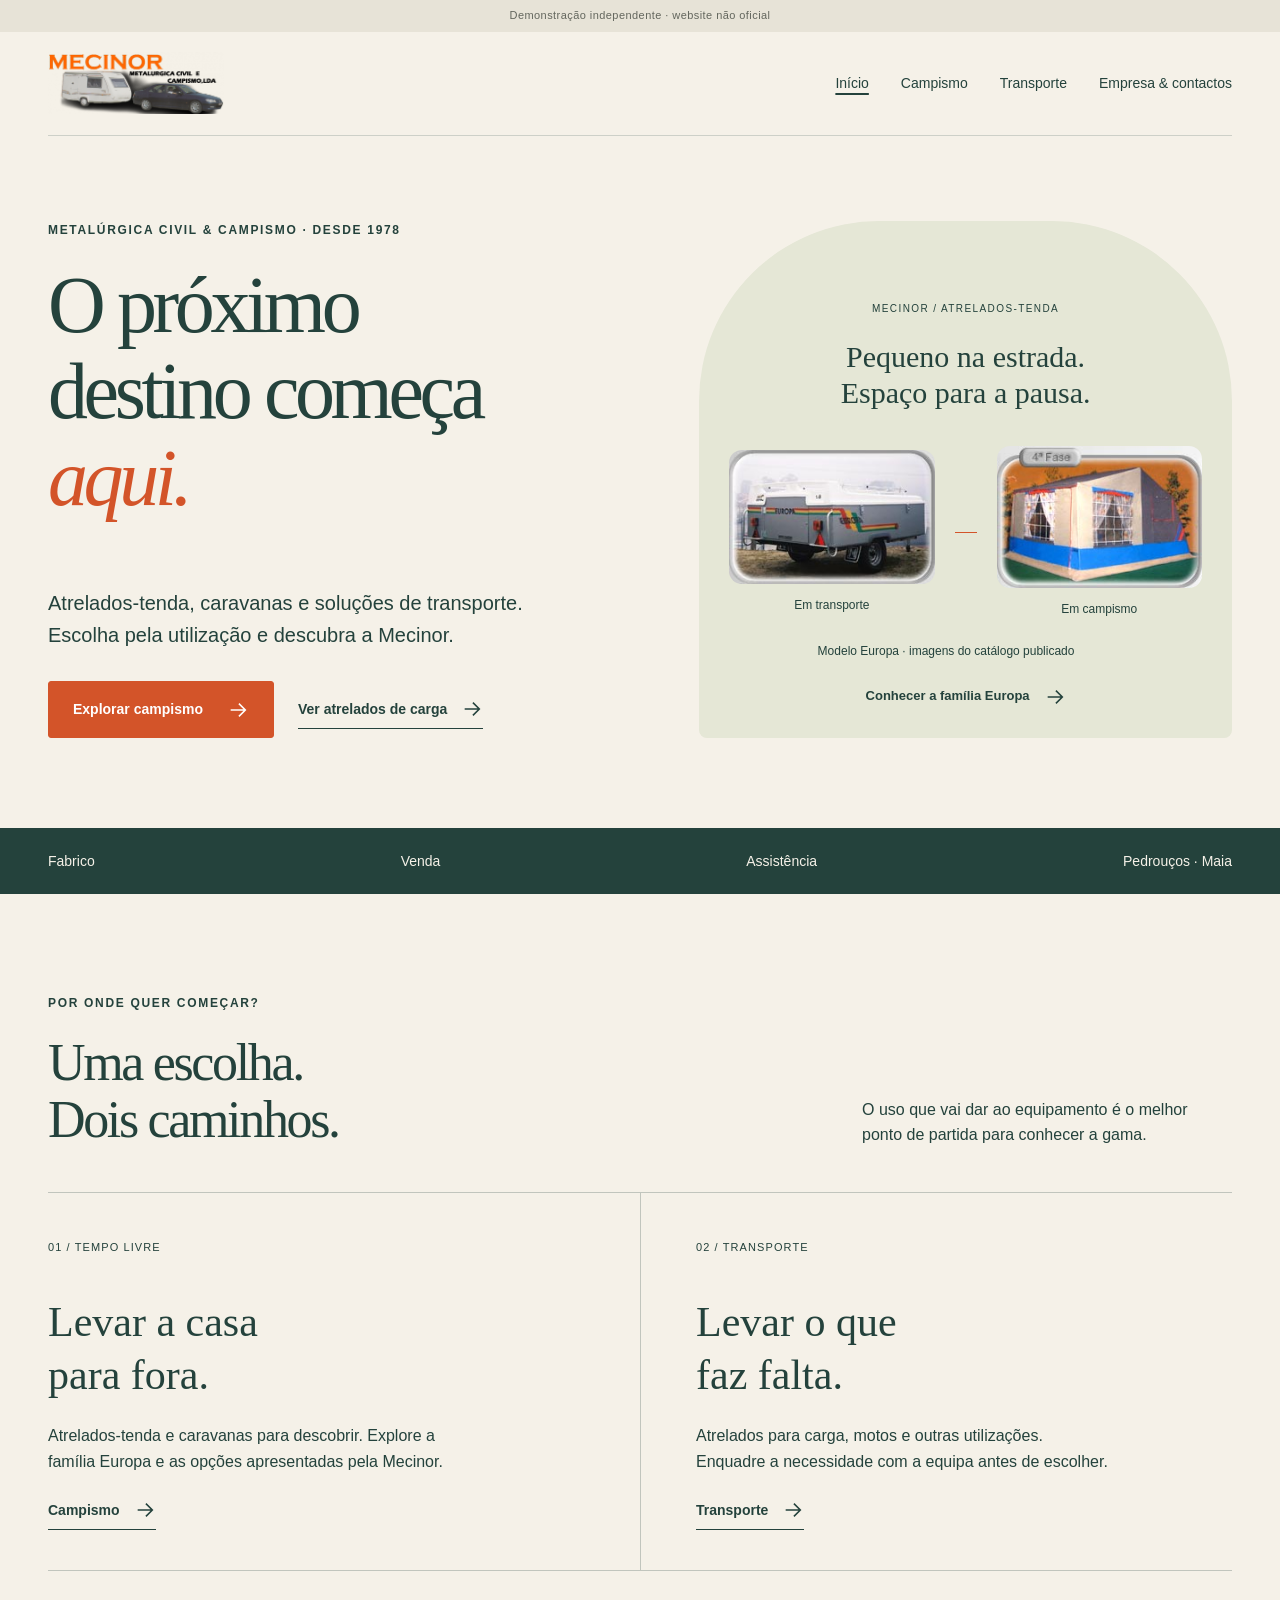
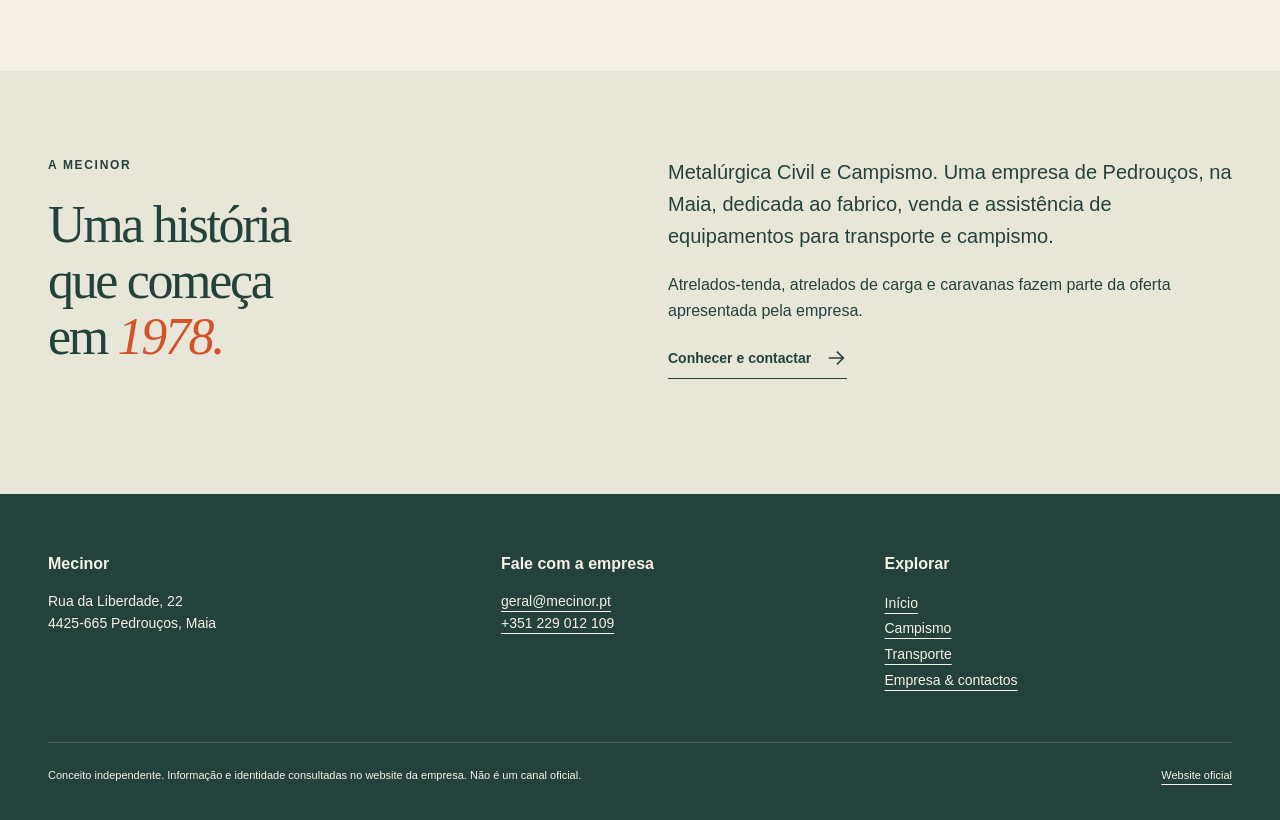
<file: index.html>
<!doctype html><html lang="pt-PT"><head><meta charset="utf-8"><meta name="viewport" content="width=device-width,initial-scale=1"><meta name="robots" content="noindex,nofollow,noarchive"><meta name="description" content="Atrelados-tenda, caravanas e transporte: descubra a Mecinor."><meta name="theme-color" content="#f4f0e6"><title>Campismo e transporte | Mecinor</title><link rel="icon" href="assets/logo.png"><link rel="stylesheet" href="style.css"><script src="script.js" defer></script></head><body><a class="skip" href="#conteudo">Saltar para o conteúdo</a><div class="demo">Demonstração independente · website não oficial</div><header class="wrap header"><a class="brand" href="index.html" aria-label="Mecinor — início"><img src="assets/logo.png" alt="Mecinor" class="" fetchpriority="high" decoding="async"></a><button class="menu" aria-expanded="false" aria-controls="nav">Menu</button><nav class="nav" id="nav" aria-label="Navegação principal"><a href="index.html" aria-current="page">Início</a><a href="campismo.html">Campismo</a><a href="transporte.html">Transporte</a><a href="contactos.html">Empresa & contactos</a></nav></header><main id="conteudo"><section class="mec-hero wrap"><div><span class="eyebrow">Metalúrgica civil & campismo · desde 1978</span><h1>O próximo<br>destino começa<br><em>aqui.</em></h1><p class="lead">Atrelados-tenda, caravanas e soluções de transporte. Escolha pela utilização e descubra a Mecinor.</p><div class="actions"><a class="button" href="campismo.html">Explorar campismo<svg aria-hidden="true" viewBox="0 0 24 24" fill="none"><path d="M4 12h15M13 5l7 7-7 7" stroke="currentColor" stroke-width="1.7"/></svg></a><a class="text-link" href="transporte.html">Ver atrelados de carga<svg aria-hidden="true" viewBox="0 0 24 24" fill="none"><path d="M4 12h15M13 5l7 7-7 7" stroke="currentColor" stroke-width="1.7"/></svg></a></div></div><div class="product-stage"><span class="stage-top">MECINOR / ATRELADOS-TENDA</span><div class="stage-title">Pequeno na estrada.<br>Espaço para a pausa.</div><div class="stage-photos"><figure><img src="assets/europa-fechado.jpg" alt="Atrelado-tenda Europa fechado, fotografia publicada pela Mecinor" class="" fetchpriority="high" decoding="async"><figcaption>Em transporte</figcaption></figure><span class="stage-line"></span><figure><img src="assets/tenda.jpg" alt="Atrelado-tenda aberto, fotografia publicada pela Mecinor" class="" fetchpriority="high" decoding="async"><figcaption>Em campismo</figcaption></figure></div><p class="small">Modelo Europa · imagens do catálogo publicado</p><a class="stage-link" href="campismo.html#europa">Conhecer a família Europa <svg aria-hidden="true" viewBox="0 0 24 24" fill="none"><path d="M4 12h15M13 5l7 7-7 7" stroke="currentColor" stroke-width="1.7"/></svg></a></div></section><section class="mec-band"><div class="wrap"><span>Fabrico</span><span>Venda</span><span>Assistência</span><span>Pedrouços · Maia</span></div></section><section class="section wrap"><div class="section-title"><div><span class="eyebrow">Por onde quer começar?</span><h2>Uma escolha.<br>Dois caminhos.</h2></div><p>O uso que vai dar ao equipamento é o melhor ponto de partida para conhecer a gama.</p></div><div class="grid2 choices"><article><span class="number">01 / TEMPO LIVRE</span><h3>Levar a casa<br>para fora.</h3><p>Atrelados-tenda e caravanas para descobrir. Explore a família Europa e as opções apresentadas pela Mecinor.</p><a class="text-link" href="campismo.html">Campismo<svg aria-hidden="true" viewBox="0 0 24 24" fill="none"><path d="M4 12h15M13 5l7 7-7 7" stroke="currentColor" stroke-width="1.7"/></svg></a></article><article><span class="number">02 / TRANSPORTE</span><h3>Levar o que<br>faz falta.</h3><p>Atrelados para carga, motos e outras utilizações. Enquadre a necessidade com a equipa antes de escolher.</p><a class="text-link" href="transporte.html">Transporte<svg aria-hidden="true" viewBox="0 0 24 24" fill="none"><path d="M4 12h15M13 5l7 7-7 7" stroke="currentColor" stroke-width="1.7"/></svg></a></article></div></section><section class="mec-about"><div class="wrap grid2"><div><span class="eyebrow">A Mecinor</span><h2>Uma história<br>que começa<br>em <em>1978.</em></h2></div><div><p class="lead">Metalúrgica Civil e Campismo. Uma empresa de Pedrouços, na Maia, dedicada ao fabrico, venda e assistência de equipamentos para transporte e campismo.</p><p>Atrelados-tenda, atrelados de carga e caravanas fazem parte da oferta apresentada pela empresa.</p><a class="text-link" href="contactos.html">Conhecer e contactar<svg aria-hidden="true" viewBox="0 0 24 24" fill="none"><path d="M4 12h15M13 5l7 7-7 7" stroke="currentColor" stroke-width="1.7"/></svg></a></div></div></section></main><footer class="footer"><div class="wrap"><div class="footer-top"><div><h3>Mecinor</h3><p>Rua da Liberdade, 22<br>4425-665 Pedrouços, Maia</p></div><div><h3>Fale com a empresa</h3><p><a href="mailto:geral@mecinor.pt">geral@mecinor.pt</a><br><a href="tel:+351229012109">+351 229 012 109</a></p></div><div><h3>Explorar</h3><a href="index.html">Início</a><br><a href="campismo.html">Campismo</a><br><a href="transporte.html">Transporte</a><br><a href="contactos.html">Empresa & contactos</a><br></div></div><div class="footer-bottom"><p>Conceito independente. Informação e identidade consultadas no website da empresa. Não é um canal oficial.</p><a href="https://mecinor.pt/" target="_blank" rel="noopener noreferrer">Website oficial</a></div></div></footer></body></html>
</file>
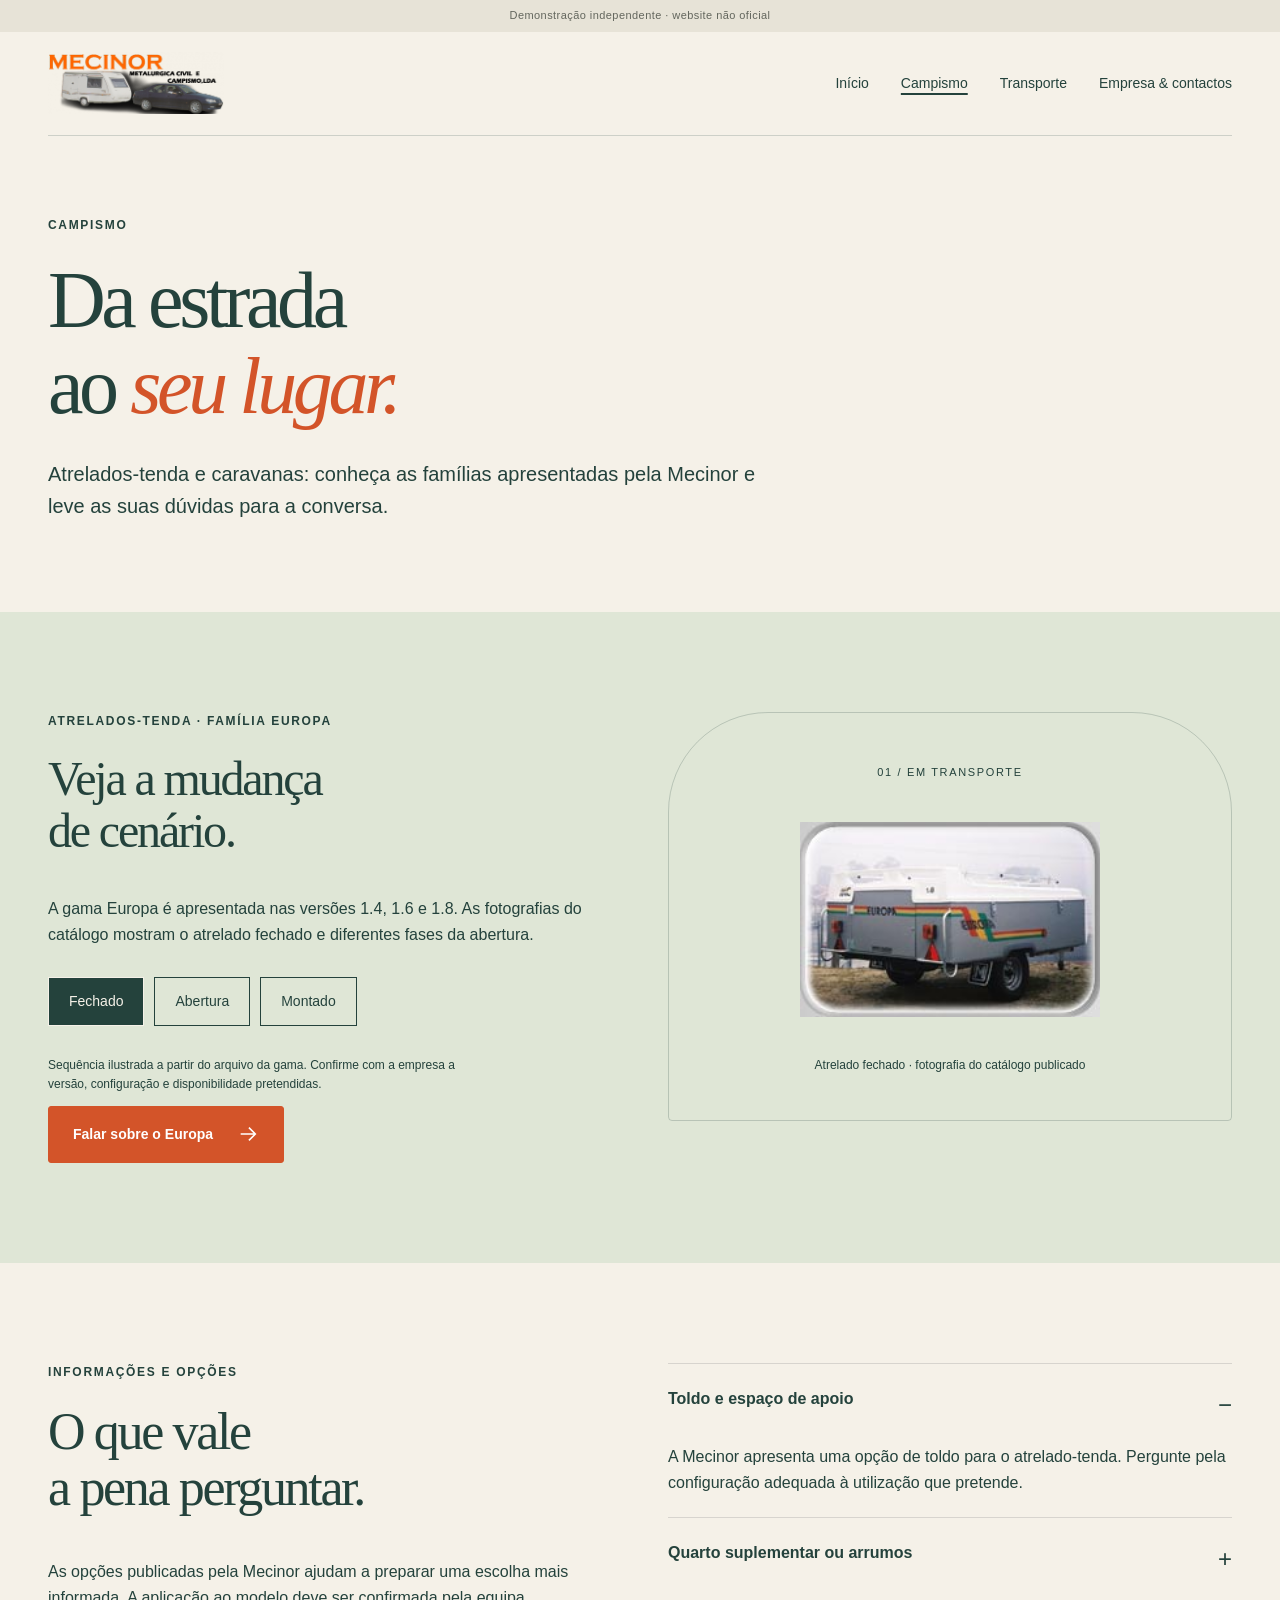
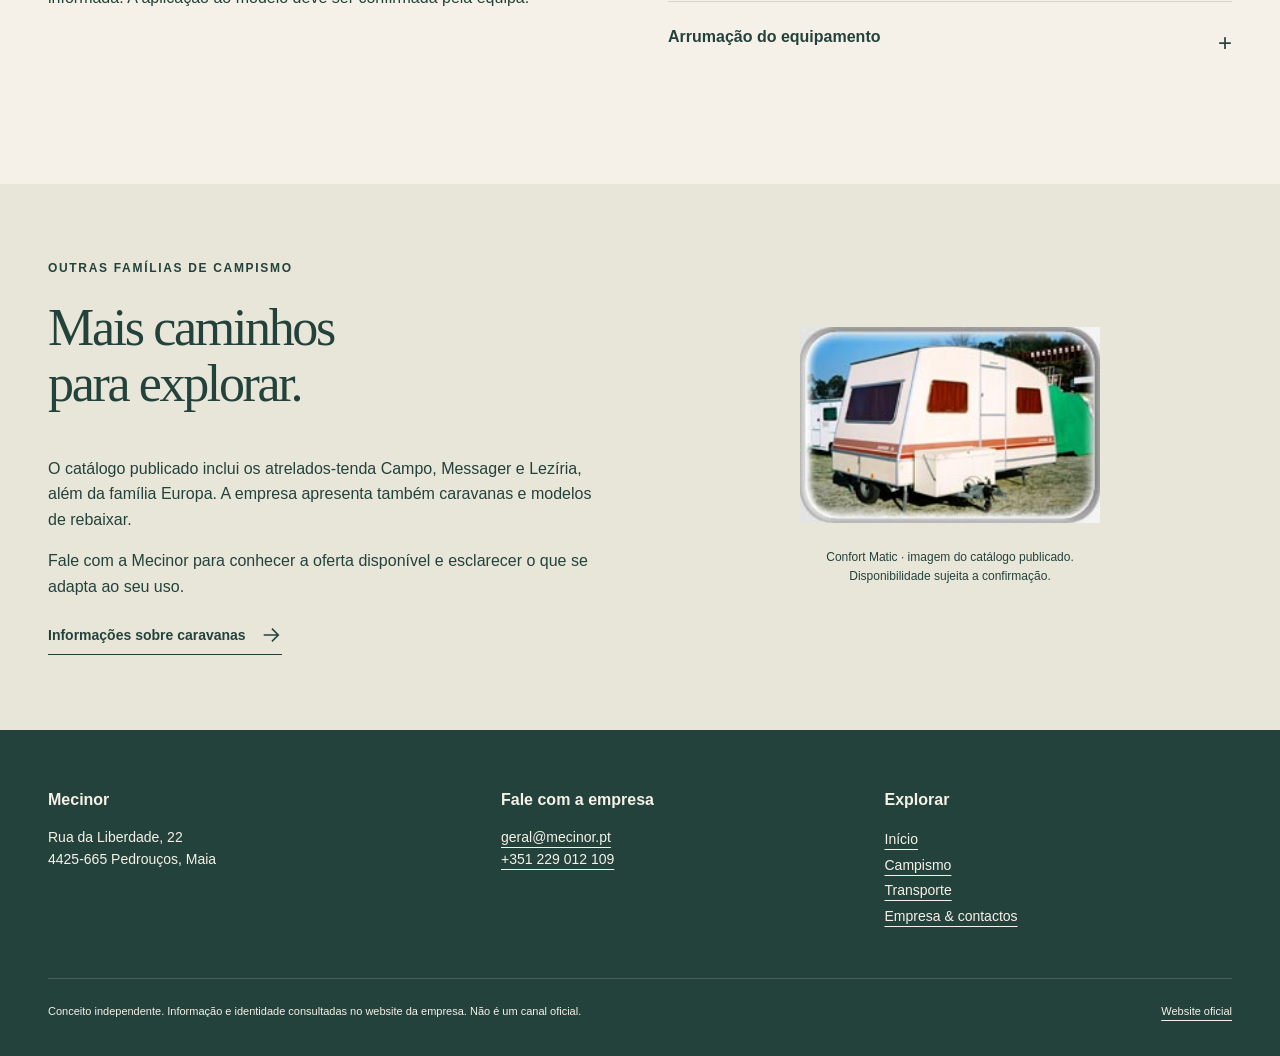
<file: campismo.html>
<!doctype html><html lang="pt-PT"><head><meta charset="utf-8"><meta name="viewport" content="width=device-width,initial-scale=1"><meta name="robots" content="noindex,nofollow,noarchive"><meta name="description" content="Conheça a família Europa, fases de montagem e opções publicadas."><meta name="theme-color" content="#f4f0e6"><title>Campismo e atrelados-tenda | Mecinor</title><link rel="icon" href="assets/logo.png"><link rel="stylesheet" href="style.css"><script src="script.js" defer></script></head><body><a class="skip" href="#conteudo">Saltar para o conteúdo</a><div class="demo">Demonstração independente · website não oficial</div><header class="wrap header"><a class="brand" href="index.html" aria-label="Mecinor — início"><img src="assets/logo.png" alt="Mecinor" class="" fetchpriority="high" decoding="async"></a><button class="menu" aria-expanded="false" aria-controls="nav">Menu</button><nav class="nav" id="nav" aria-label="Navegação principal"><a href="index.html">Início</a><a href="campismo.html" aria-current="page">Campismo</a><a href="transporte.html">Transporte</a><a href="contactos.html">Empresa & contactos</a></nav></header><main id="conteudo"><section class="wrap page-head"><span class="eyebrow">Campismo</span><h1>Da estrada<br>ao <em>seu lugar.</em></h1><p class="lead">Atrelados-tenda e caravanas: conheça as famílias apresentadas pela Mecinor e leve as suas dúvidas para a conversa.</p></section><section class="europa section" id="europa"><div class="wrap grid2"><div><span class="eyebrow">Atrelados-tenda · família Europa</span><h2>Veja a mudança<br>de cenário.</h2><p>A gama Europa é apresentada nas versões 1.4, 1.6 e 1.8. As fotografias do catálogo mostram o atrelado fechado e diferentes fases da abertura.</p><div class="pills" aria-label="Ver fases do atrelado"><button data-phase="fechado" aria-pressed="true">Fechado</button><button data-phase="abertura" aria-pressed="false">Abertura</button><button data-phase="montado" aria-pressed="false">Montado</button></div><p class="small">Sequência ilustrada a partir do arquivo da gama. Confirme com a empresa a versão, configuração e disponibilidade pretendidas.</p><a class="button" href="contactos.html?interesse=europa#contactar">Falar sobre o Europa<svg aria-hidden="true" viewBox="0 0 24 24" fill="none"><path d="M4 12h15M13 5l7 7-7 7" stroke="currentColor" stroke-width="1.7"/></svg></a></div><figure class="model-display" aria-live="polite"><span id="phase-number">01 / EM TRANSPORTE</span><img src="assets/europa-fechado.jpg" alt="Atrelado-tenda Europa fechado" class="phase-image" fetchpriority="high" decoding="async"><figcaption id="phase-caption">Atrelado fechado · fotografia do catálogo publicado</figcaption></figure></div></section><section class="section wrap"><div class="grid2"><div><span class="eyebrow">Informações e opções</span><h2>O que vale<br>a pena perguntar.</h2><p>As opções publicadas pela Mecinor ajudam a preparar uma escolha mais informada. A aplicação ao modelo deve ser confirmada pela equipa.</p></div><div><details open><summary>Toldo e espaço de apoio</summary><p>A Mecinor apresenta uma opção de toldo para o atrelado-tenda. Pergunte pela configuração adequada à utilização que pretende.</p></details><details><summary>Quarto suplementar ou arrumos</summary><p>O catálogo apresenta uma opção de quarto suplementar ou espaço de arrumação. Confirme a compatibilidade com a versão escolhida.</p></details><details><summary>Arrumação do equipamento</summary><p>Antes de decidir, indique o espaço de que dispõe para guardar o atrelado e esclareça as condições de preparação e arrumação.</p></details></div></div></section><section class="mec-catalog"><div class="wrap grid2"><div><span class="eyebrow">Outras famílias de campismo</span><h2>Mais caminhos<br>para explorar.</h2><p>O catálogo publicado inclui os atrelados-tenda Campo, Messager e Lezíria, além da família Europa. A empresa apresenta também caravanas e modelos de rebaixar.</p><p>Fale com a Mecinor para conhecer a oferta disponível e esclarecer o que se adapta ao seu uso.</p><a class="text-link" href="contactos.html?interesse=caravanas#contactar">Informações sobre caravanas<svg aria-hidden="true" viewBox="0 0 24 24" fill="none"><path d="M4 12h15M13 5l7 7-7 7" stroke="currentColor" stroke-width="1.7"/></svg></a></div><figure><img src="assets/caravana.jpg" alt="Caravana Confort Matic apresentada no catálogo da Mecinor" class="" loading="lazy" decoding="async"><figcaption>Confort Matic · imagem do catálogo publicado.<br>Disponibilidade sujeita a confirmação.</figcaption></figure></div></section></main><footer class="footer"><div class="wrap"><div class="footer-top"><div><h3>Mecinor</h3><p>Rua da Liberdade, 22<br>4425-665 Pedrouços, Maia</p></div><div><h3>Fale com a empresa</h3><p><a href="mailto:geral@mecinor.pt">geral@mecinor.pt</a><br><a href="tel:+351229012109">+351 229 012 109</a></p></div><div><h3>Explorar</h3><a href="index.html">Início</a><br><a href="campismo.html">Campismo</a><br><a href="transporte.html">Transporte</a><br><a href="contactos.html">Empresa & contactos</a><br></div></div><div class="footer-bottom"><p>Conceito independente. Informação e identidade consultadas no website da empresa. Não é um canal oficial.</p><a href="https://mecinor.pt/" target="_blank" rel="noopener noreferrer">Website oficial</a></div></div></footer></body></html>
</file>
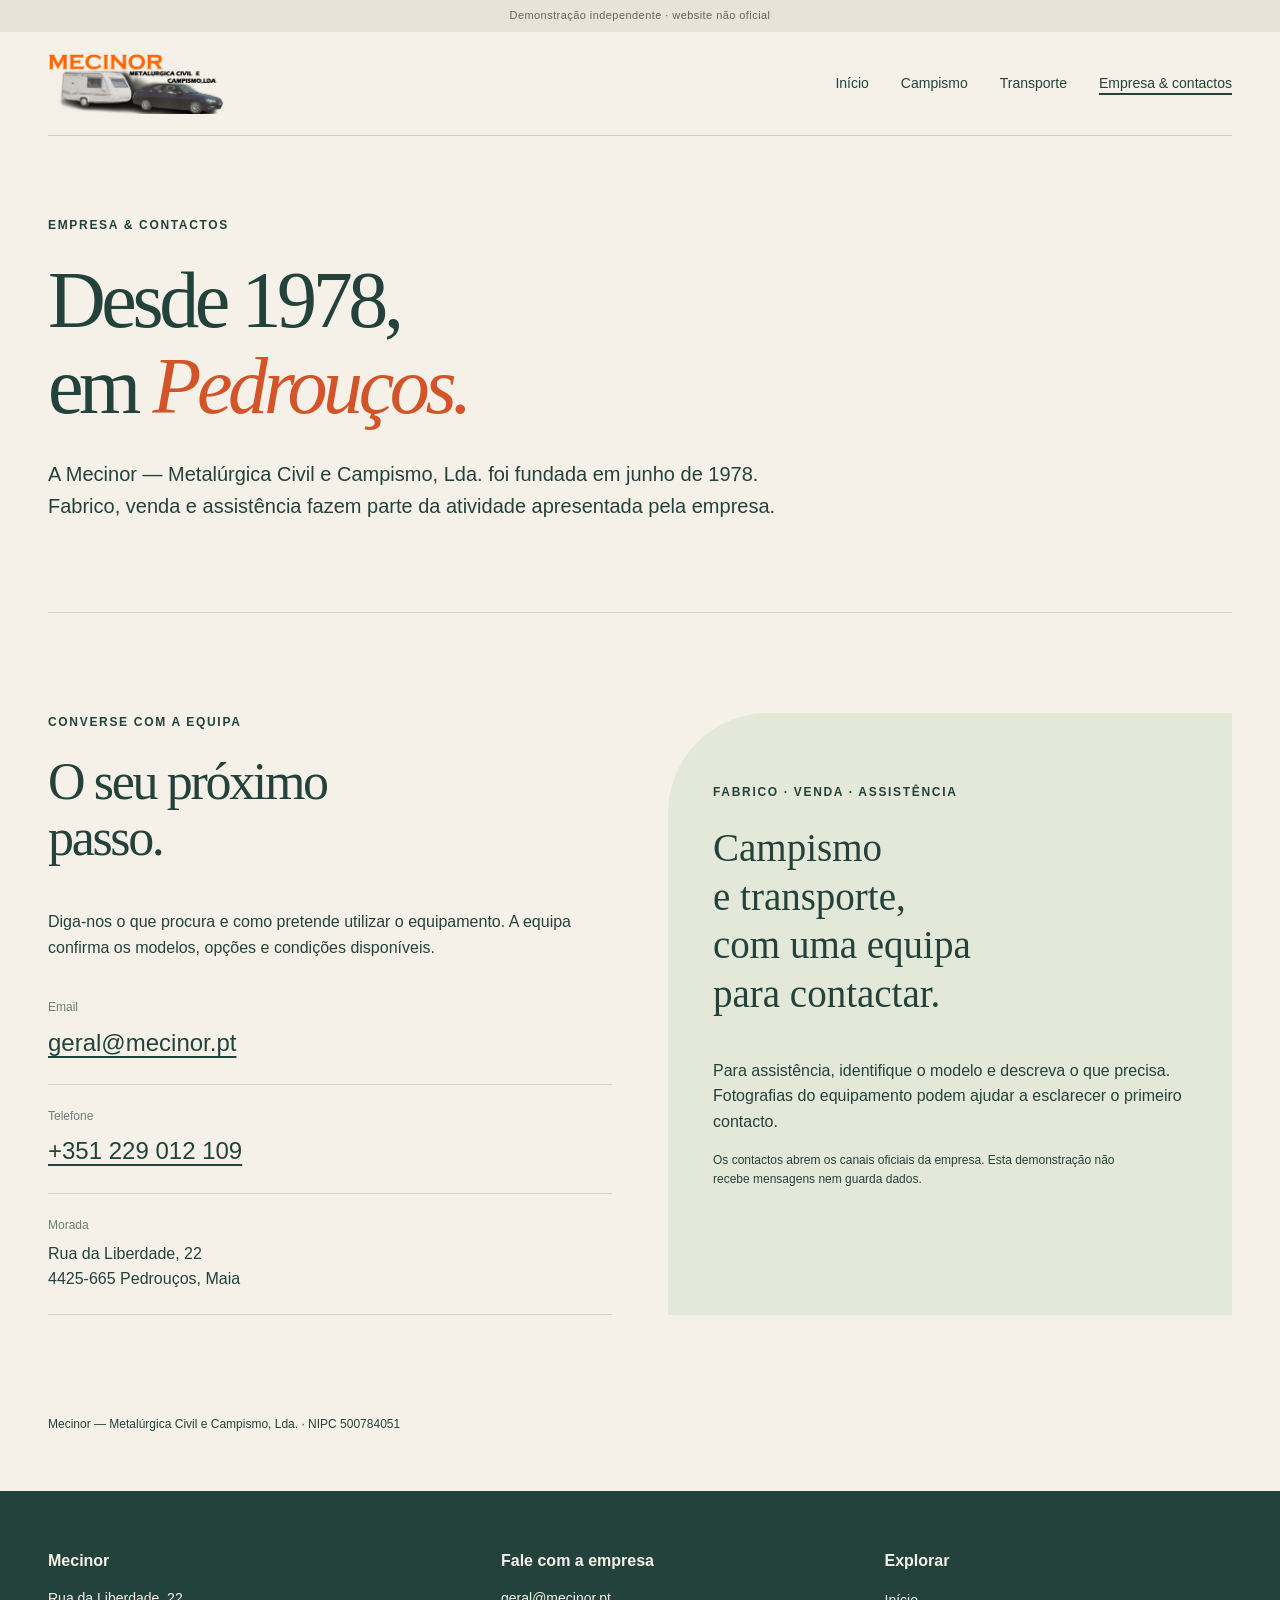
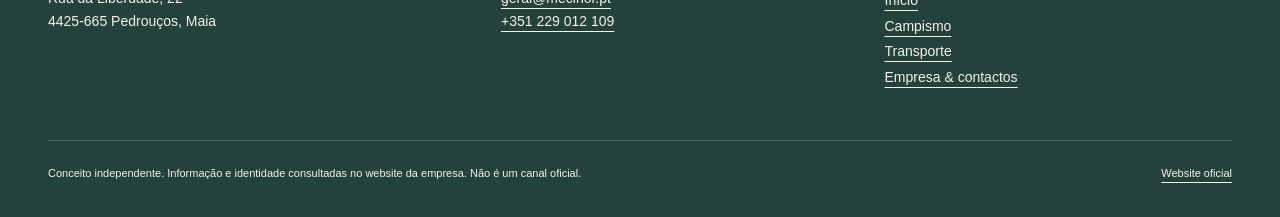
<file: contactos.html>
<!doctype html><html lang="pt-PT"><head><meta charset="utf-8"><meta name="viewport" content="width=device-width,initial-scale=1"><meta name="robots" content="noindex,nofollow,noarchive"><meta name="description" content="Contacte a Mecinor em Pedrouços, Maia."><meta name="theme-color" content="#f4f0e6"><title>Empresa & contactos | Mecinor</title><link rel="icon" href="assets/logo.png"><link rel="stylesheet" href="style.css"><script src="script.js" defer></script></head><body><a class="skip" href="#conteudo">Saltar para o conteúdo</a><div class="demo">Demonstração independente · website não oficial</div><header class="wrap header"><a class="brand" href="index.html" aria-label="Mecinor — início"><img src="assets/logo.png" alt="Mecinor" class="" fetchpriority="high" decoding="async"></a><button class="menu" aria-expanded="false" aria-controls="nav">Menu</button><nav class="nav" id="nav" aria-label="Navegação principal"><a href="index.html">Início</a><a href="campismo.html">Campismo</a><a href="transporte.html">Transporte</a><a href="contactos.html" aria-current="page">Empresa & contactos</a></nav></header><main id="conteudo"><section class="wrap page-head"><span class="eyebrow">Empresa & contactos</span><h1>Desde 1978,<br>em <em>Pedrouços.</em></h1><p class="lead">A Mecinor — Metalúrgica Civil e Campismo, Lda. foi fundada em junho de 1978. Fabrico, venda e assistência fazem parte da atividade apresentada pela empresa.</p></section><section class="section wrap rule grid2" id="contactar"><div><span class="eyebrow">Converse com a equipa</span><h2>O seu próximo<br>passo.</h2><p id="interest-note">Diga-nos o que procura e como pretende utilizar o equipamento. A equipa confirma os modelos, opções e condições disponíveis.</p><ul class="contact-list"><li><span>Email</span><a id="interest-email" href="mailto:geral@mecinor.pt">geral@mecinor.pt</a></li><li><span>Telefone</span><a href="tel:+351229012109">+351 229 012 109</a></li><li><span>Morada</span>Rua da Liberdade, 22<br>4425-665 Pedrouços, Maia</li></ul></div><div class="mec-contact-panel"><span class="eyebrow">Fabrico · venda · assistência</span><h3>Campismo<br>e transporte,<br>com uma equipa<br>para contactar.</h3><p>Para assistência, identifique o modelo e descreva o que precisa. Fotografias do equipamento podem ajudar a esclarecer o primeiro contacto.</p><p class="small">Os contactos abrem os canais oficiais da empresa. Esta demonstração não recebe mensagens nem guarda dados.</p></div></section><div class="wrap legal"><p>Mecinor — Metalúrgica Civil e Campismo, Lda. · NIPC 500784051</p></div></main><footer class="footer"><div class="wrap"><div class="footer-top"><div><h3>Mecinor</h3><p>Rua da Liberdade, 22<br>4425-665 Pedrouços, Maia</p></div><div><h3>Fale com a empresa</h3><p><a href="mailto:geral@mecinor.pt">geral@mecinor.pt</a><br><a href="tel:+351229012109">+351 229 012 109</a></p></div><div><h3>Explorar</h3><a href="index.html">Início</a><br><a href="campismo.html">Campismo</a><br><a href="transporte.html">Transporte</a><br><a href="contactos.html">Empresa & contactos</a><br></div></div><div class="footer-bottom"><p>Conceito independente. Informação e identidade consultadas no website da empresa. Não é um canal oficial.</p><a href="https://mecinor.pt/" target="_blank" rel="noopener noreferrer">Website oficial</a></div></div></footer></body></html>
</file>
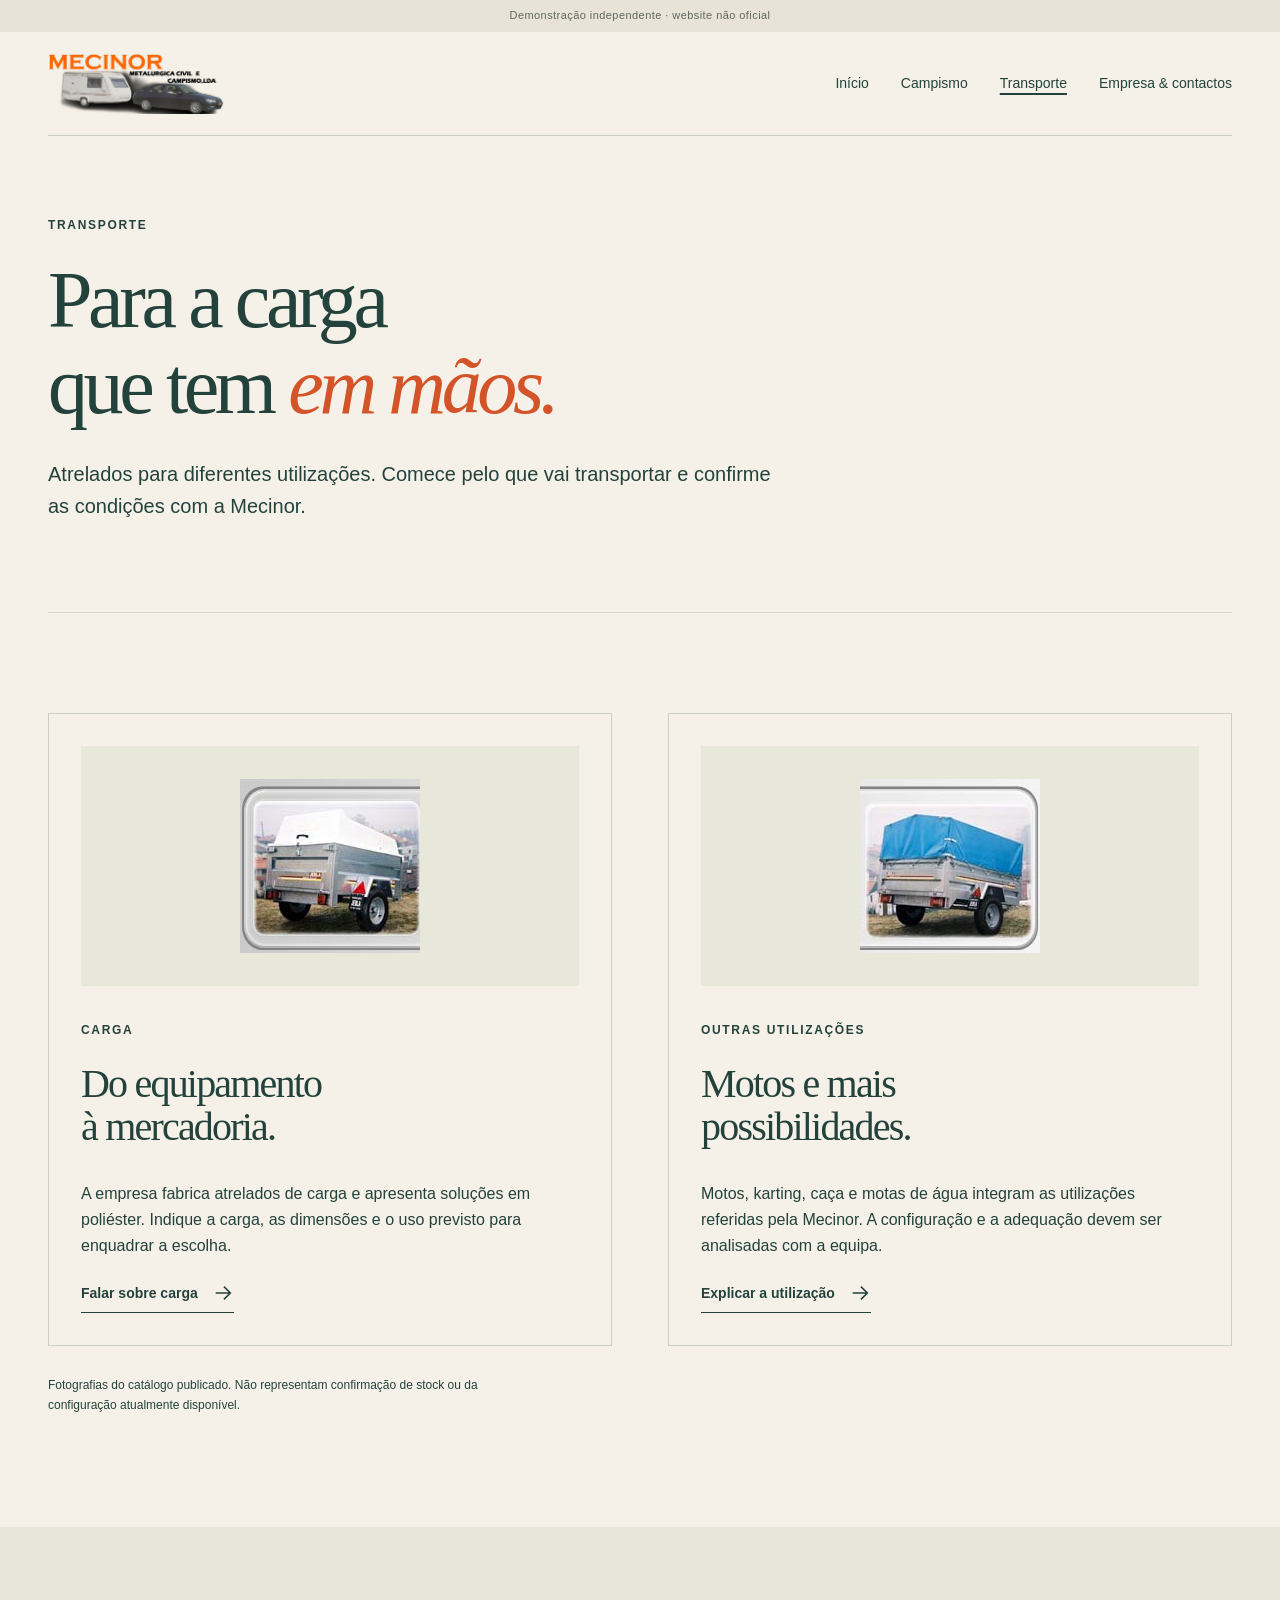
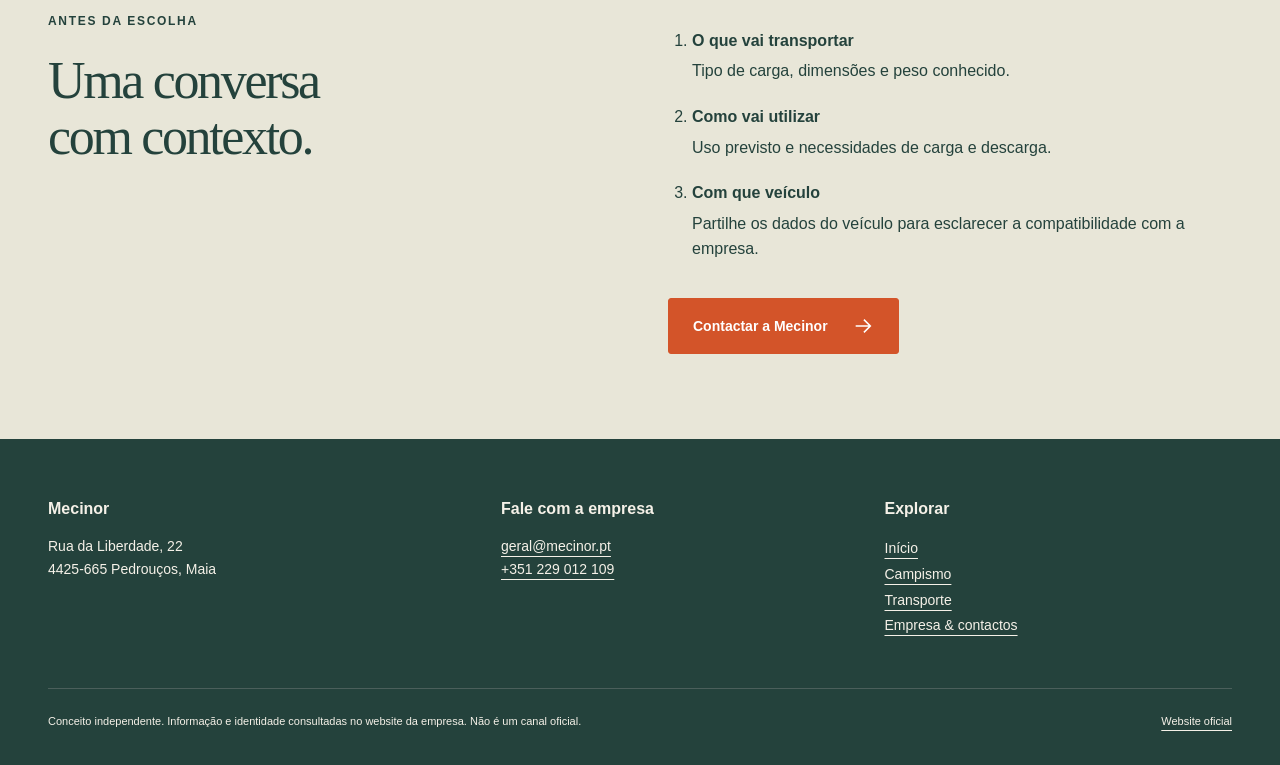
<file: transporte.html>
<!doctype html><html lang="pt-PT"><head><meta charset="utf-8"><meta name="viewport" content="width=device-width,initial-scale=1"><meta name="robots" content="noindex,nofollow,noarchive"><meta name="description" content="Explore as utilizações de atrelados apresentadas pela Mecinor."><meta name="theme-color" content="#f4f0e6"><title>Atrelados para transporte | Mecinor</title><link rel="icon" href="assets/logo.png"><link rel="stylesheet" href="style.css"><script src="script.js" defer></script></head><body><a class="skip" href="#conteudo">Saltar para o conteúdo</a><div class="demo">Demonstração independente · website não oficial</div><header class="wrap header"><a class="brand" href="index.html" aria-label="Mecinor — início"><img src="assets/logo.png" alt="Mecinor" class="" fetchpriority="high" decoding="async"></a><button class="menu" aria-expanded="false" aria-controls="nav">Menu</button><nav class="nav" id="nav" aria-label="Navegação principal"><a href="index.html">Início</a><a href="campismo.html">Campismo</a><a href="transporte.html" aria-current="page">Transporte</a><a href="contactos.html">Empresa & contactos</a></nav></header><main id="conteudo"><section class="wrap page-head"><span class="eyebrow">Transporte</span><h1>Para a carga<br>que tem <em>em mãos.</em></h1><p class="lead">Atrelados para diferentes utilizações. Comece pelo que vai transportar e confirme as condições com a Mecinor.</p></section><section class="section wrap rule"><div class="grid2 transport-cards"><article><figure><img src="assets/carga.jpg" alt="Atrelado de carga apresentado pela Mecinor" class="" loading="lazy" decoding="async"></figure><span class="eyebrow">Carga</span><h2>Do equipamento<br>à mercadoria.</h2><p>A empresa fabrica atrelados de carga e apresenta soluções em poliéster. Indique a carga, as dimensões e o uso previsto para enquadrar a escolha.</p><a class="text-link" href="contactos.html?interesse=carga#contactar">Falar sobre carga<svg aria-hidden="true" viewBox="0 0 24 24" fill="none"><path d="M4 12h15M13 5l7 7-7 7" stroke="currentColor" stroke-width="1.7"/></svg></a></article><article><figure><img src="assets/motos.jpg" alt="Atrelado apresentado na galeria de carga, caça e motos da Mecinor" class="" loading="lazy" decoding="async"></figure><span class="eyebrow">Outras utilizações</span><h2>Motos e mais<br>possibilidades.</h2><p>Motos, karting, caça e motas de água integram as utilizações referidas pela Mecinor. A configuração e a adequação devem ser analisadas com a equipa.</p><a class="text-link" href="contactos.html?interesse=transporte#contactar">Explicar a utilização<svg aria-hidden="true" viewBox="0 0 24 24" fill="none"><path d="M4 12h15M13 5l7 7-7 7" stroke="currentColor" stroke-width="1.7"/></svg></a></article></div><p class="small archive-note">Fotografias do catálogo publicado. Não representam confirmação de stock ou da configuração atualmente disponível.</p></section><section class="mec-about"><div class="wrap grid2"><div><span class="eyebrow">Antes da escolha</span><h2>Uma conversa<br>com contexto.</h2></div><div><ol class="step-list"><li><strong>O que vai transportar</strong><p>Tipo de carga, dimensões e peso conhecido.</p></li><li><strong>Como vai utilizar</strong><p>Uso previsto e necessidades de carga e descarga.</p></li><li><strong>Com que veículo</strong><p>Partilhe os dados do veículo para esclarecer a compatibilidade com a empresa.</p></li></ol><a class="button" href="contactos.html#contactar">Contactar a Mecinor<svg aria-hidden="true" viewBox="0 0 24 24" fill="none"><path d="M4 12h15M13 5l7 7-7 7" stroke="currentColor" stroke-width="1.7"/></svg></a></div></div></section></main><footer class="footer"><div class="wrap"><div class="footer-top"><div><h3>Mecinor</h3><p>Rua da Liberdade, 22<br>4425-665 Pedrouços, Maia</p></div><div><h3>Fale com a empresa</h3><p><a href="mailto:geral@mecinor.pt">geral@mecinor.pt</a><br><a href="tel:+351229012109">+351 229 012 109</a></p></div><div><h3>Explorar</h3><a href="index.html">Início</a><br><a href="campismo.html">Campismo</a><br><a href="transporte.html">Transporte</a><br><a href="contactos.html">Empresa & contactos</a><br></div></div><div class="footer-bottom"><p>Conceito independente. Informação e identidade consultadas no website da empresa. Não é um canal oficial.</p><a href="https://mecinor.pt/" target="_blank" rel="noopener noreferrer">Website oficial</a></div></div></footer></body></html>
</file>
<file: style.css>
*{box-sizing:border-box}html{scroll-behavior:smooth;scroll-padding-top:30px}body{margin:0;font-family:Arial,Helvetica,sans-serif;line-height:1.6}img{display:block;max-width:100%;height:auto}a{color:inherit;text-underline-offset:5px}button,input,select,textarea{font:inherit}button,a{-webkit-tap-highlight-color:transparent}button{cursor:pointer}button:focus-visible,a:focus-visible,summary:focus-visible{outline:3px solid #d66b29;outline-offset:5px}svg{width:22px;height:22px;flex:none}h1,h2,h3,p{margin-top:0}h1,h2{line-height:1.08;letter-spacing:-.045em}h3{line-height:1.25}p{max-width:65ch}.wrap{width:min(1280px,calc(100% - 96px));margin:auto}.demo{font-size:11px;letter-spacing:.04em;padding:7px 24px;text-align:center}.skip{position:absolute;left:16px;top:-80px;z-index:20;padding:12px;background:white;color:black}.skip:focus{top:10px}.header{display:flex;align-items:center;justify-content:space-between;gap:32px;min-height:104px}.brand{display:block;flex:none}.brand img{width:170px;max-height:68px;object-fit:contain}.nav{display:flex;gap:32px;align-items:center}.nav a{text-decoration:none;font-size:14px}.nav a[aria-current=page]{text-decoration:underline;text-decoration-thickness:2px}.menu{display:none;border:1px solid currentColor;padding:10px 16px;background:none;color:inherit}.eyebrow{font-size:12px;font-weight:700;letter-spacing:.14em;text-transform:uppercase;display:block;margin-bottom:22px}.button{display:inline-flex;gap:24px;align-items:center;justify-content:space-between;text-decoration:none;padding:16px 24px;border:1px solid currentColor;font-size:14px;font-weight:700;min-height:56px}.text-link{display:inline-flex;align-items:center;gap:14px;font-size:14px;font-weight:700;text-decoration:none;border-bottom:1px solid;padding:8px 0}.section{padding:100px 0}.section-title{display:flex;justify-content:space-between;align-items:end;gap:40px;margin-bottom:44px}.section-title h2{font-size:48px;max-width:700px;margin-bottom:0}.section-title p{max-width:370px;margin-bottom:0}.grid2{display:grid;grid-template-columns:1fr 1fr;gap:56px}.grid3{display:grid;grid-template-columns:repeat(3,1fr);gap:28px}.muted{opacity:.72}.small,figcaption{font-size:12px;line-height:1.6}.lead{font-size:20px;line-height:1.6}.page-head{padding:80px 0 70px}.page-head h1{font-size:74px;max-width:900px;margin-bottom:28px}.page-head .lead{max-width:740px}.rule{border-top:1px solid #9995}.footer{padding:60px 0 24px}.footer-top{display:grid;grid-template-columns:1.2fr 1fr 1fr;gap:36px;padding-bottom:50px}.footer h3{font-size:16px}.footer p,.footer a{font-size:14px}.footer a{overflow-wrap:anywhere}.footer-bottom{border-top:1px solid #9995;padding-top:24px;display:flex;gap:30px;justify-content:space-between}.footer-bottom p{font-size:11px;max-width:750px}.footer-bottom a{font-size:11px;white-space:nowrap}figure{margin:0}.contact-list{list-style:none;padding:0;margin:0}.contact-list li{border-bottom:1px solid #9995;padding:22px 0}.contact-list a{font-size:24px;overflow-wrap:anywhere}.contact-list span{font-size:12px;display:block;opacity:.65;margin-bottom:6px}.pills{display:flex;gap:10px;flex-wrap:wrap;margin-bottom:30px}.pills button{padding:12px 20px;border:1px solid currentColor;background:none;color:inherit;font-size:14px}.pills button[aria-pressed=true]{background:var(--ink);color:var(--paper)}.result{padding:36px;background:var(--paper);color:var(--ink)}.result h3{font-size:28px}.result ul{padding-left:20px}details{border-top:1px solid #9995;padding:22px 0}summary{cursor:pointer;font-weight:700;list-style:none;display:flex;justify-content:space-between;gap:20px}summary:after{content:'+';font-size:24px;font-weight:400}details[open] summary:after{content:'−'}details p{margin:20px 0 0}body:has(.nav.open){overflow-x:hidden}[hidden]{display:none!important}@media(prefers-reduced-motion:reduce){html{scroll-behavior:auto}*{transition:none!important}}@media(max-width:760px){.wrap{width:calc(100% - 40px)}.demo{font-size:10px;padding:7px 10px}.header{min-height:84px;position:relative;gap:15px;flex-wrap:wrap}.brand img{width:140px;max-height:58px}.menu{display:block}.nav{display:none;width:100%;padding:8px 0 28px;gap:0;flex-direction:column;align-items:stretch}.nav.open{display:flex}.nav a{padding:13px 0;border-top:1px solid #9995}.section{padding:62px 0}.section-title{display:block;margin-bottom:30px}.section-title h2{font-size:37px;margin-bottom:20px}.grid2,.grid3{grid-template-columns:1fr;gap:30px}.page-head{padding:52px 0}.page-head h1{font-size:47px}.lead{font-size:18px}.footer-top{grid-template-columns:1fr;gap:22px;padding-bottom:30px}.footer-bottom{display:block}.footer-bottom a{display:inline-block;margin:6px 0}.button{padding:15px 18px}.result{padding:24px}.contact-list a{font-size:22px}.section-title p{max-width:none}} :root{--ink:#24423c;--paper:#f5f1e8;--orange:#d35429}body{background:var(--paper);color:var(--ink)}.demo{background:#e7e3d7;color:#63665d}.header{border-bottom:1px solid #24423c30}.header .brand img{width:176px;max-height:70px}.button{background:var(--orange);border-color:var(--orange);color:white;border-radius:3px}.mec-hero{display:grid;grid-template-columns:1.1fr 1fr;gap:65px;padding-top:85px;padding-bottom:90px;align-items:center}.mec-hero h1,.page-head h1{font-family:Georgia,'Times New Roman',serif;font-size:80px;font-weight:400;letter-spacing:-.055em}.mec-hero em,.page-head em{font-weight:400;color:var(--orange)}.mec-hero .lead{max-width:480px}.actions{display:flex;gap:24px;flex-wrap:wrap;align-items:center;margin-top:30px}.product-stage{background:#e5e7d6;padding:30px;min-height:490px;border-radius:180px 180px 8px 8px;text-align:center;padding-top:80px;position:relative}.stage-top{font-size:10px;letter-spacing:.14em;display:block;margin-bottom:22px}.stage-title{font-family:Georgia,serif;font-size:30px;line-height:1.2}.stage-photos{display:flex;align-items:center;gap:20px;margin:35px 0 22px}.stage-photos figure{width:48%}.stage-photos img{width:100%;border-radius:13px}.stage-photos figcaption{margin-top:12px}.stage-line{height:1px;width:22px;background:var(--orange);flex:none}.stage-link{display:flex;justify-content:center;gap:14px;align-items:center;font-size:13px;text-decoration:none;font-weight:bold;margin-top:25px}.mec-band{background:var(--ink);color:var(--paper);padding:22px 0}.mec-band .wrap{display:flex;gap:35px;justify-content:space-between;font-size:14px}.section-title h2,.mec-about h2,.europa h2,.mec-catalog h2,.grid2 h2{font-family:Georgia,serif;font-weight:400;font-size:52px}.choices{gap:0;border-top:1px solid #24423c40;border-bottom:1px solid #24423c40}.choices article{padding:40px 40px 40px 0}.choices article+article{border-left:1px solid #24423c40;padding-left:55px}.choices h3{font-family:Georgia,serif;font-size:42px;font-weight:400;margin:38px 0 22px}.choices p{max-width:420px}.number{font-size:11px;letter-spacing:.1em}.mec-about{padding:85px 0;background:#e8e6d8}.mec-about em{color:var(--orange)}.europa{background:#dfe6d6}.europa h2{font-size:48px}.europa .pills{margin-top:30px}.model-display{border:1px solid #24423c35;border-radius:100px 100px 4px 4px;padding:45px 20px;text-align:center;align-self:start}.model-display>span{font-size:11px;letter-spacing:.15em}.model-display img{width:300px;height:205px;object-fit:contain;margin:34px auto}.model-display figcaption{max-width:310px;margin:auto}.mec-catalog{padding:75px 0;background:#e8e6d8}.mec-catalog figure{display:flex;flex-direction:column;align-items:center;justify-content:center;gap:25px}.mec-catalog img{width:300px}.mec-catalog figcaption{text-align:center}.transport-cards article{border:1px solid #24423c33;padding:32px}.transport-cards figure{background:#e7e7da;min-height:240px;display:flex;align-items:center;justify-content:center;margin-bottom:35px}.transport-cards img{max-width:270px;max-height:220px;object-fit:contain}.transport-cards h2{font-size:40px}.archive-note{margin-top:30px}.step-list{padding-left:24px}.step-list li{padding:0 0 15px}.step-list p{margin:5px 0}.mec-contact-panel{padding:45px;background:#e4e8d8;border-radius:100px 0 0 0;padding-top:70px}.mec-contact-panel h3{font-family:Georgia,serif;font-weight:400;font-size:39px}.legal{padding-bottom:45px;font-size:12px}.footer{background:#24423c;color:#f5f1e8}@media(max-width:1100px){.mec-hero{gap:35px}.mec-hero h1{font-size:65px}.product-stage{padding:65px 20px 30px}.stage-photos{gap:8px}.stage-line{width:12px}}@media(max-width:760px){.header .brand img{width:140px}.mec-hero{grid-template-columns:1fr;padding-top:47px;padding-bottom:55px;gap:45px}.mec-hero h1,.page-head h1{font-size:53px}.actions{gap:15px}.product-stage{min-height:420px;padding-top:65px}.stage-title{font-size:29px}.stage-photos{gap:10px;margin-top:28px}.stage-photos img{height:auto}.stage-line{width:12px}.mec-band .wrap{display:grid;grid-template-columns:1fr 1fr;font-size:12px;gap:10px}.section-title h2,.mec-about h2,.europa h2,.mec-catalog h2,.grid2 h2{font-size:39px}.choices article{padding:30px 0}.choices article+article{border-left:0;border-top:1px solid #24423c40;padding:35px 0}.choices h3{font-size:37px;margin-top:25px}.mec-about,.mec-catalog{padding:55px 0}.model-display{padding:35px 20px}.model-display img{width:260px;height:180px}.transport-cards article{padding:24px}.transport-cards figure{min-height:220px}.transport-cards h2{font-size:35px}.mec-contact-panel{padding:60px 28px 30px}.mec-contact-panel h3{font-size:35px}}
</file>
